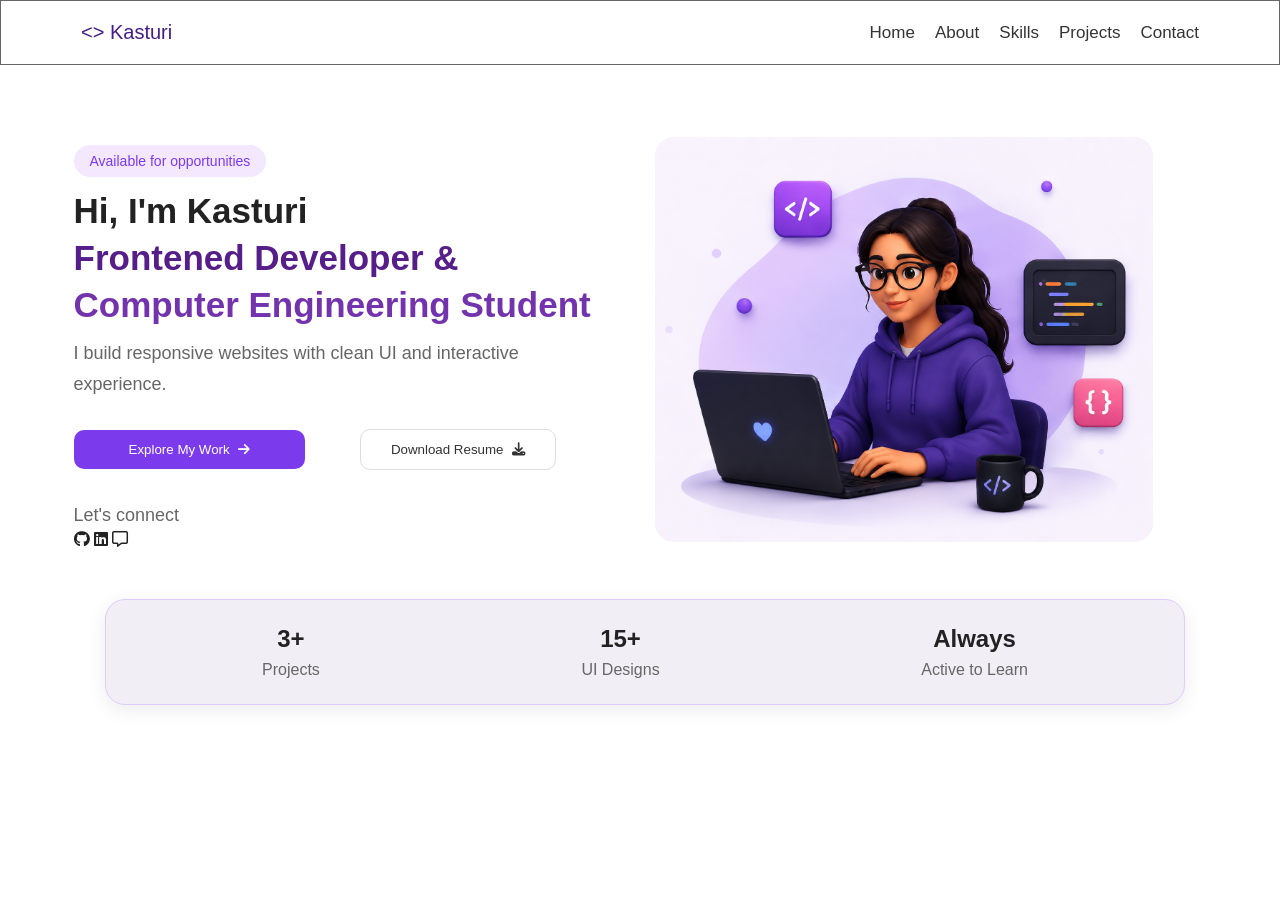
<file: index.html>
<!DOCTYPE html>
<html lang="en">
<head>
    <meta charset="UTF-8">
    <meta name="viewport" content="width=device-width, initial-scale=1.0">
    <title>portfolio index page</title>
    <link rel="stylesheet" href="style.css">
    <link rel="stylesheet" href="https://cdnjs.cloudflare.com/ajax/libs/font-awesome/6.7.2/css/all.min.css">
</head>
<body>
    <header>
        <nav>
            <div class="nav-logo">
                <h2><> Kasturi</h2></div>
            <div class="nav-menu">
            <a href="index.html">Home</a>
            <a href="about.html">About</a>
            <a href="skills.html">Skills</a>
            <a href="projects.html">Projects</a>
            <a href="contact.html">Contact</a>
            </div>
        </nav>
    </header>
    <main>
        <section id="Home" class="hero">
        <div class="hero-text">
          <span class="badge">Available for opportunities</span><br>
           <h1><span class="black">Hi, I'm Kasturi</span><br>
            <span class="purple" style="color:rgb(85, 30, 136)">Frontened Developer &</span><br>
            <span class="purple" style="color:rgb(114, 51, 172)">Computer Engineering Student</span></h1>
            <p class="text">I build responsive websites with clean UI and interactive experience.</p>
            <button class="pri-btn" ><a href="projects.html">Explore My Work <i class="fa-solid fa-arrow-right"></i> </a> </button> 
            <button class="sec-btn"> Download Resume <i class="fa-solid fa-download"></i> </button>
            
            <p> Let's connect</p>
            <div class="Social-logo">
                <i class="fa-brands fa-github"></i>
                <i class="fa-brands fa-linkedin"></i>
                <i class="fa-regular fa-message"></i>

            </div>
        </div>
            <div class="hero-image">
                <img src="images/firstimg.png" alt="image">

            </div>
        </section>
            <section class="bar">
                <div class="box">
                <h2>3+</h2>
                <p>Projects</p>
                </div>
                <div class="box">
                <h2>15+</h2>
                <p>UI Designs</p>
                </div>
                <div class="box">
                <h2>Always</h2>
                <p>Active to Learn</p>
                </div>
            </section>

        </section>
</file>
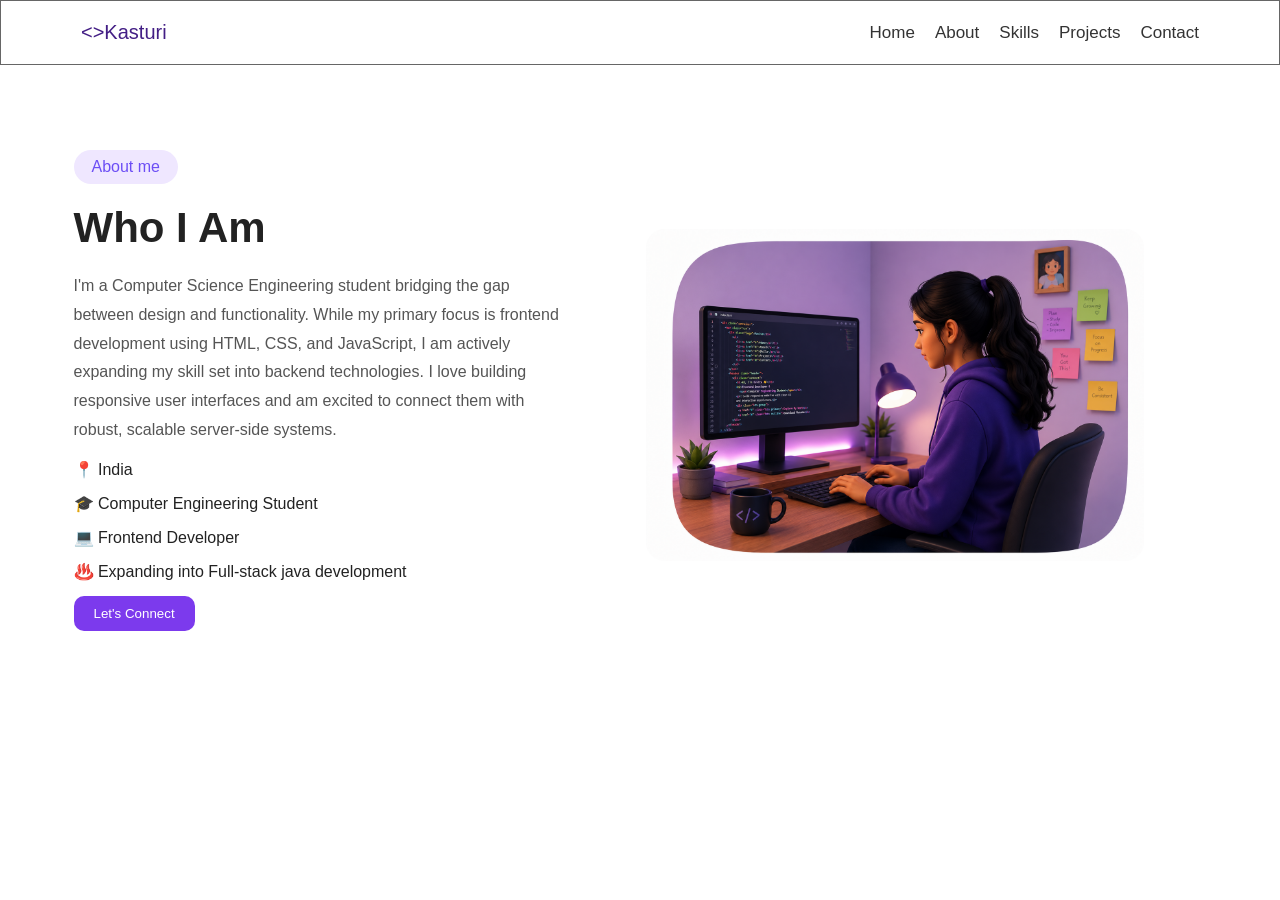
<file: about.html>
<!DOCTYPE html>
<html lang="en">
<head>
    <meta charset="UTF-8">
    <meta name="viewport" content="width=device-width, initial-scale=1.0">
    <title>About page</title>
    <link rel="stylesheet" href="style.css">
    <link rel="stylesheet" href="https://cdnjs.cloudflare.com/ajax/libs/font-awesome/6.7.2/css/all.min.css">
</head>
<body>
    <header>
        <nav>
            <div class="nav-logo"><h2><>Kasturi</h2></div>
            <div class="nav-menu">
            <a href="index.html">Home</a>
            <a href="about.html">About</a>
            <a href="skills.html">Skills</a>
            <a href="projects.html">Projects</a>
            <a href="contact.html">Contact</a>
            </div>
        </nav>
    </header>
   <main>
    <section id="About" class="about">
    <div class="about-text">
        <span class="badge2">About me</span>
        <h2>Who I Am</h2>
        <p>I'm a Computer Science Engineering student bridging the gap between design and functionality. While my primary focus is frontend development using HTML, CSS, and JavaScript, I am actively expanding my skill set into backend technologies. I love building responsive user interfaces and am excited to connect them with robust, scalable server-side systems.</p>
        <ul>
            <li>📍 India</li>
            <li>🎓 Computer Engineering Student</li>
            <li>💻 Frontend Developer</li>
            <li>♨️ Expanding into Full-stack java development</li>
        </ul>
        <button><a href="contact.html">Let's Connect</a></button>
    </div>
    <div class="about-img">
        <img src="images/img2.png" alt="casual-img">
    </div>
    </section>
</body>
</html>
</file>
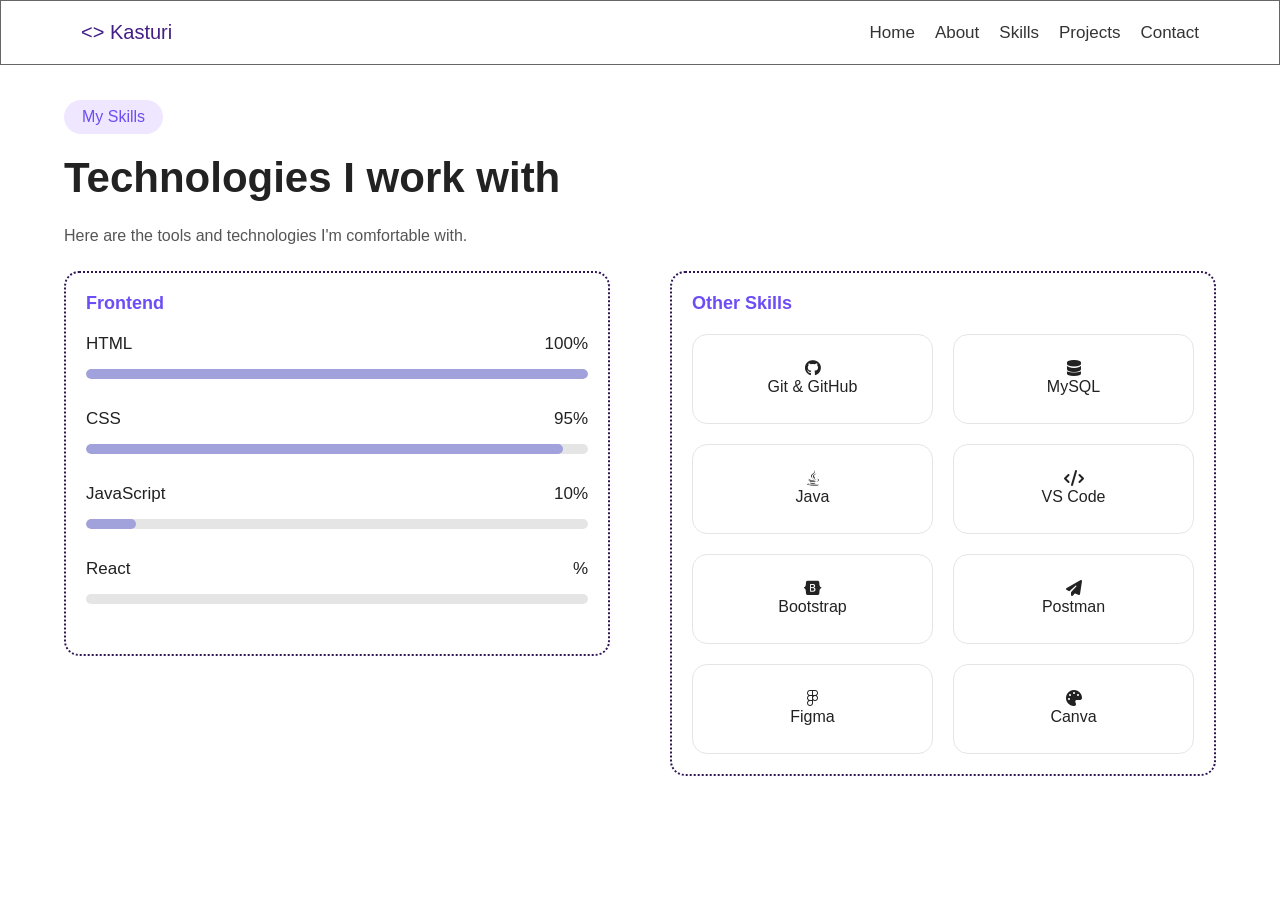
<file: skills.html>
<!DOCTYPE html>
<html lang="en">
<head>
    <meta charset="UTF-8">
    <meta name="viewport" content="width=device-width, initial-scale=1.0">
    <title>skill page</title>
    <link rel="stylesheet" href="style.css">
    <link rel="stylesheet" href="https://cdnjs.cloudflare.com/ajax/libs/font-awesome/6.7.2/css/all.min.css">
</head>
<body>
    <body>
    <header>
        <nav>
            <div class="nav-logo">
                <h2><> Kasturi</h2></div>
            <div class="nav-menu">
            <a href="index.html">Home</a>
            <a href="about.html">About</a>
            <a href="skills.html">Skills</a>
            <a href="projects.html">Projects</a>
            <a href="contact.html">Contact</a>
            </div>
        </nav>
    </header>
<section id="Skills" class="skills">
    <div class="skill-text">
        <span class="badge3">My Skills</span>
        <h2>Technologies I work with</h2>
        <p>Here are the tools and technologies I'm comfortable with.</p>
    
    </div>
    <div class="technical-skills">
        <div class="skills-left">
            <h5>Frontend</h5>
            <div class="skill">
                <div class="skill-info">
                    <span>HTML</span>
                    <span>100%</span>
                </div>
                <div class="progress-bar">
                    <div class="progress html"></div>
                </div>
            </div>
            <div class="skill">
                <div class="skill-info">
                    <span>CSS</span>
                    <span>95%</span>
                </div>
                <div class="progress-bar">
                    <div class="progress css"></div>
                </div>
            </div>

            <div class="skill">
                <div class="skill-info">
                    <span>JavaScript</span>
                    <span>10%</span>
                </div>

                <div class="progress-bar">
                    <div class="progress js"></div>
                </div>
            </div>
            <div class="skill">
                <div class="skill-info">
                    <span>React</span>
                    <span>%</span>
                </div>

                <div class="progress-bar">
                    <div class="progress react"></div>
                </div>
            </div>
        </div>
        <div class="skills-right">
            <h5>Other Skills</h5>
            <div class="skill-grid">
                <div class="skill-box">
                    <i class="fa-brands fa-github"></i>
                    <p>Git & GitHub</p>
                </div>
                <div class="skill-box">
                    <i class="fa-solid fa-database"></i>
                    <p>MySQL</p>
                </div>
                <div class="skill-box">
                    <i class="fa-brands fa-java"></i>
                    <p>Java</p>
                </div>
                <div class="skill-box">
                    <i class="fa-solid fa-code"></i>
                    <p>VS Code</p>
                </div>

                <div class="skill-box">
                    <i class="fa-brands fa-bootstrap"></i>
                    <p>Bootstrap</p>
                </div>
                <div class="skill-box">
                    <i class="fa-solid fa-paper-plane"></i>
                    <p>Postman</p>
                </div>
                <div class="skill-box">
                    <i class="fa-brands fa-figma"></i>
                    <p>Figma</p>
                </div>
                <div class="skill-box">
                    <i class="fa-solid fa-palette"></i>
                    <p>Canva</p>
                </div>
            </div>
        </div>
    </div>
</section>
</body>
</html>
</file>
<file: style.css>
*{
    margin:0;
    padding:0;
    box-sizing:border-box ;
}
body{
    font-family: 'poppins',sans-serif;
    background-color: #ffffff;
    color:#222;

}
header{
    width:100%;
    padding:20px 80px;
    border:1px solid #666;
    position:fixed;
    top:0;
    left:0;
    z-index:1000;
    background-color: #ffffff;
}
nav{
    display:flex;
    justify-content: space-between;
    align-items: center; 
    
}
.nav-logo h2{
    color:#431e85;
    font-size:20px;
    font-weight:500;
}
.nav-menu{
    display: flex;
    gap:20px;
    align-items: center;
}
.nav-menu a{
    text-decoration: none;
    color:#333;
    font-size:17px;
    font-weight: 500;
}
.nav-menu a:hover{
    color:#7C3AED;
}

main{
    margin-left: 10px;
    padding-top: 50px;
}
.hero{
    display:flex;
    justify-content: space-between;
    align-items: center;
    min-height:calc(100vh-50px);
    padding:80px 5% 10px;
}
.badge{
    display:inline-block;
    color:#7C3AED;
    padding:8px 16px;
    background:#f3e8ff;
    border-radius: 20px;
   font-size: 14px;
   font-weight: 500;
   margin-top: 15px;
   margin-bottom: 30px;
}
.hero h1{
    font-size:35px;
}
.hero h1 span{
    display:block;
    line-height:0.2;
    margin:0;
}
.black{
    color:#222;
}
.purple{
    color: #7C3AED;
}
.hero p{
    margin-top: 20px;
    color:#666;
    font-size: 18px;
    line-height: 1.7;
    max-width: 500px;
    margin-top: 30px;
}
.pri-btn {
    background-color:#7C3AED;
    padding:12px 25px;
    margin-right:50px;
    border-radius: 10px;
    border:none;
    margin-top: 30px;
}
.pri-btn a{
    border:none;
    padding:12px 30px;
    text-decoration: none;
    color:white;
}
.pri-btn i{
    padding-left: 5px;
}
.pri-btn:hover{
    transform: translateY(-5px) scale(1.05);
    box-shadow:0 12px 25px rgba(0, 0 ,0, 0.25);
    
}

.sec-btn{
    background: white;
    color:#333;
    border:1px solid #ddd;
    padding:12px 30px;
    border-radius: 10px;
    margin-top: 30px;
}
.sec-btn i{
    padding-left: 5px;
}
.sec-btn:hover{
    transform: translateY(-5px) scale(1.05);
    box-shadow:0 12px 25px rgba(0, 0 ,0, 0.25);
}
    
.social-logo {
    display:flex;
    margin-top: 20px;
    gap:30px;
}
.social-logo i:hover{
    color: #7C3AED;
}
    
.hero-image{
    flex:1;
    display:flex;
    justify-content:center;
    align-items:center;
}

.hero-image img{
    width:100%;
    max-width:500px;   
    height:auto;
    object-fit:contain;
    display:block;
    border:1px solid white;
    border-radius: 20px;
    
}
.bar{
    width:85%;
    margin:40px auto;
    padding:25px;
    display:flex;
    justify-content: space-around;
    align-items: center;
    background:#f1eef5;
    border-radius:20px;
    box-shadow: 0 5px 20px rgba(0,0,0,0.08);
    border:1px solid #dfccff;
}
.box{
    text-align:center;
}
.box h1{
    color:#ededfb;
    font-size: 2rem;
}
.box p{
    color:#666;
    margin-top: 8px;
}
.about{
   display:flex;
    justify-content: space-between;
    align-items: center;
    min-height:calc(100vh-50px);
    padding:80px 5% 10px;
}

.about{
    flex:1;
    margin-left: ;
}
.about-text{
    margin-bottom: 30px;
}
.badge2{
    border:none;
    background-color: #efe7ff;
    color:#6c4ef5;
    border-radius: 25px;
    margin-top: 20px;
    padding:8px 18px;
    display:inline-block
}

.about-text h2{
    margin:20px 0;
    font-size: 42px;
}
.about-text p{
    line-height: 1.8;
    color:#555;
    font-size: 16px;
    max-width:500px;
}

.about-text ul li{
    margin:15px 0;
    list-style-type: none;

}
.about-text button{
    background-color: #7C3AED;
    border:none;
    border-radius:10px;
    padding:10px 20px;

}
.about-text button a{
    color:white;
    text-decoration: none;
}

.about-img{
    flex:1;
    display:flex;
    justify-content:center;
    align-items:center;

}

.about-img img{
    width:100%;
    max-width:500px;   
    height:auto;
    object-fit:contain;
    display:block;
     border:1px solid white;
    border-radius: 20px;   
}
.skills{
    padding:100px 10%;
    background:#fff;
    padding:80px 5% 10px;

}
.skill-text{
    
    margin-bottom:10px;
}
.badge3{
    border:none;
    background-color: #efe7ff;
    color:#6c4ef5;
    border-radius: 25px;
    margin-top: 20px;
    padding:8px 18px;
    display:inline-block;

}
.skill-text h2{
    margin:20px 0;
    font-size: 42px;
    color:#222;
}
.skill-text p{
    line-height: 1.8;
    color:#555;
    font-size: 16px;
    max-width:500px;
}
.skills-left h5{
    margin-bottom: 20px;
    color:#6c4df6;
    font-size: 18px;

}
.technical-skills
{
    display:flex;
    justify-content: space-between;
    gap:60px;
    align-items: flex-start;
    margin-top: 20px;

}
.skills-left{
    flex:1;
    min-width:400px;
     border:2px dotted #301856;
    border-radius: 15px;
    padding: 20px;
    overflow: hidden;
}

.skill{
    margin-bottom: 30px;
}
.skill-info{
    display:flex;
    justify-content: space-between;
    margin-bottom: 10px;
    font-size: 17px;
    font-weight: 500;
}
.progress-bar{
    width:100%;
    height:10px;
    background:#e5e5e5;
    border-radius: 10px;
    overflow: hidden;
    margin:15px 0;
}
.progress{
    height:100%;
    background:#a1a1dc;
    border-radius: 10px;
}
.html{
    width:100%;
}
.css{
    width:95%;
}
.js{
    width:10%;
}
.react{
    width:0%;
}
.skills-right{
    flex:1;
    border:2px dotted #301856;
    border-radius: 15px;
    padding:20px;
}
.skills-right h5{
    margin-bottom: 20px;
    color:#6c4df6;
    font-size: 18px;

}
.skill-grid{
    display:grid;
    grid-template-columns: repeat(2,1fr);
    gap:20px;
}
.skill-box{
    border:1px solid #e5e5e5;
    border-radius: 15px;
    padding: 25px 20px;
    text-align: center;
    transition:0.3s;
    min-height:90px;
    gap:10px;
}
.skill-box:hover{
    transform:translateY(-5px);
    box-shadow: 0 8px 20px #55545c;
}
.badge4{
    border:none;
    background-color: #efe7ff;
    color:#6c4ef5;
    border-radius: 25px;
    margin-top: 20px;
    padding:8px 18px;
    display:inline-block;
}
.prj-heading h2{
    margin:20px 0;
    font-size: 42px;
    color:#222;
}
.prj-heading p{
    line-height: 1.8;
    color:#555;
    font-size: 16px;
    max-width:500px;
}
.prj-container{
    display:flex;
    gap:30px;
    justify-content: space-between;
    flex-wrap: wrap;

}
.projects{
    padding:100px 10%;
    background:#ffffff;
    padding:80px 5% 10px;
}
.prj-heading{
    margin-bottom: 50px;
}
.prj-cards{
    flex:1;
    min-width: 300px;
    background: #fff;
    border-radius: 18px;
    overflow: hidden;
    border:1px solid #e8e8e8;
    box-shadow:0 8px 20px rgba(0,0,0,0.08);
    transition:0.4s ease;
}
.prj-cards:hover{
    transform:translateY(-10px);
    box-shadow:0 18px 35px rgba(108,78,245,0.18);
}
.prj-cards img{
    width:100%;
    height:190px;
    object-fit: cover;
}
.prj-content{
    padding:20px;
}
.prj-title{
    display:flex;
    justify-content: space-between;
    align-items: center;
    margin-bottom: 12px;
}
.prj-title h3{
    font-size:20px;
    color:#222;
}
.project-title a{
    color:#6c4ef5;
    font-size:18px;
    transition:.3s;
}

.project-title a:hover{
    transform:scale(1.2);
}

.project-content p{
    color:#666;
    line-height:1.7;
    font-size:15px;
    margin-bottom:20px;
}


.project-tags{
    display:flex;
    gap:10px;
    flex-wrap:wrap;
}

.project-tags span{
    padding:6px 14px;
    background:#efe7ff;
    color:#6c4ef5;
    border-radius:20px;
    font-size:13px;
    font-weight:600;
}

.project-tags.green span{
    background:#e9f8ec;
    color:#2d8c52;
}


.project-btn{
    text-align:center;
    margin-top:50px;
}

.view-btn{
    padding:14px 32px;
    border:none;
    border-radius:10px;
    background:#6c4ef5;
    color:#fff;
    font-size:16px;
    cursor:pointer;
    transition:.3s;
}

.view-btn i{
    margin-left:10px;
}

.view-btn:hover{
    background:#5739e5;
    transform:translateY(-4px);
    box-shadow:0 10px 20px rgba(108,78,245,.3);
}

.badge5{
     border:none;
    background-color: #efe7ff;
    color:#6c4ef5;
    border-radius: 25px;
    margin-top: 20px;
    padding:8px 18px;
    display:inline-block;
}
.contact-left{
    margin:20px 0;
    font-size: 42px;
    color:#222;
}
.contact-left{
   line-height: 1.8;
    color:#555;
    font-size: 16px;
    max-width:500px;
}

.contact{
    padding:100px 10%;
    display:flex;
    justify-content:space-between;
    gap:60px;
    background:#fff;
    flex-wrap:wrap;
    padding:80px 5% 10px;
}

.contact-left{
    flex:1;
}
.contact-right{
    flex:1;
}

.badge5{
    display:inline-block;
    padding:8px 18px;
    background:#efe7ff;
    color:#6c4ef5;
    border-radius:25px;
    font-size:14px;
    font-weight:600;
}

.contact h2{
    margin:20px 0;
    font-size:42px;
    color:#222;
}

.contact p{
    color:#666;
    line-height:1.8;
    margin-bottom:30px;
}

.contact-info{
    display:flex;
    flex-direction:column;
    gap:20px;
    margin-bottom:40px;
}

.info{
    display:flex;
    align-items:center;
    gap:15px;
    color:#444;
}

.info i{
    color:#6c4ef5;
    font-size:20px;
}

.contact-image img{
    width:250px;
}

.contact-right form{
    background:#fff;
    padding:35px;
    border-radius:18px;
    box-shadow:0 8px 20px rgba(0,0,0,.08);
    border:2px dashed #36186a;
}

.input-row{
    display:flex;
    gap:20px;
}

input,textarea{
    width:100%;
    padding:15px;
    margin-top:20px;
    border:1px solid #ddd;
    border-radius:10px;
    font-size:15px;
    outline:none;
}

input:focus,textarea:focus{
    border-color:#6c4ef5;
}

textarea{
    resize:none;
}

.send-btn{
    margin-top:25px;
    padding:14px 30px;
    border:none;
    border-radius:10px;
    background:#6c4ef5;
    color:#fff;
    cursor:pointer;
    transition:.3s;
}
.send-btn:hover{
    background:#5636eb;
    transform:translateY(-3px);
}
.send-btn i{
    margin-left:8px;
}

.cta{
    background:#1b1535;
    color:#fff;
    padding:70px 10%;
    display:flex;
    justify-content:space-between;
    align-items:center;
    flex-wrap:wrap;
}

.cta-text{
    flex:1;
}
.cta-text h2{
    font-size:48px;
    line-height:1.3;
    margin-bottom:30px;

}

.cta-text span{
    color:#8f6cff;
}

.cta-btn{
    padding:14px 34px;
    background:#6c4ef5;
    color:#fff;
    border:none;
    border-radius:10px;
    cursor:pointer;
    font-size:16px;
    transition:.3s;
}

.cta-btn:hover{
    background:#5939eb;
    transform:translateY(-4px);

}

.cta-btn i{
    margin-left:10px;

}

.cta-image{
    flex:1;
    text-align:right;
}

.cta-image img{
    width:320px;
    max-width:100%;

}

.footer{
    background:#fff;
    padding:70px 10% 30px;
}

.footer-container{
    display:grid;
    grid-template-columns:repeat(4,1fr);
    gap:40px;
}

.footer-box h3{
    color:#222;
    margin-bottom:20px;
    font-size:24px;
}

.footer-box h3 i{
    color:#6c4ef5;
}

.footer-box h4{
    margin-bottom:20px;
    color:#222;
}

.footer-box p{
    color:#666;
    line-height:1.8;
    margin-bottom:15px;
}

.footer-box a{
    display:block;
    margin-bottom:12px;
    color:#666;
    text-decoration:none;
    transition:.3s;

}

.footer-box a:hover{
    color:#6c4ef5;
    padding-left:6px;
}

.footer-box a i{
    margin-right:10px;
    color:#6c4ef5;

}

.footer hr{
    margin:40px 0 25px;
    border:none;
    border-top:1px solid #ddd;

}
.copyright{
    display:flex;
    justify-content:space-between;
    align-items:center;
    flex-wrap:wrap;
}
.copyright p{
    color:#666;
}
.top-btn{

    width:45px;
    height:45px;
    background:#6c4ef5;
    color:#fff;
    border-radius:50%;
    display:flex;
    justify-content:center;
    align-items:center;
    text-decoration:none;
    transition:.3s;
}

.top-btn:hover{
    transform:translateY(-6px);
    background:#5939eb;
}

@media (max-width: 992px){
    nav{
        flex-wrap: wrap;
        padding: 15px 20px;
    }

    .nav-links{
        width: 100%;
        text-align: center;
        margin-top: 10px;
    }

    .hero{
        flex-direction: column-reverse;
        text-align: center;
        padding: 120px 5% 60px;
        gap: 40px;
    }

    .hero-text h1{
        font-size: 48px;
    }

    .hero-image img{
        width: 320px;
        max-width: 100%;
    }

    .about{
        flex-direction: column;
        text-align: center;
        gap: 40px;
    }

    .technical-skills{
        flex-direction: column;
        gap: 30px;
    }

    .skills-left{
        min-width: 100%;
    }

    .project-container{
        grid-template-columns: repeat(2,1fr);
    }

    .contact-container{
        flex-direction: column;
        gap: 30px;
    }
}

@media (max-width: 768px){

    nav{
        padding: 12px 16px;
    }

    .nav-logo{
        font-size: 22px;
    }

    .nav-links a{
        display: inline-block;
        margin: 8px 10px;
        font-size: 14px;
    }

    .hero{
        padding: 100px 5% 50px;
    }

    .hero-text h1{
        font-size: 36px;
        line-height: 1.2;
    }

    .hero-text p{
        font-size: 15px;
    }

    .pri-btn,
    .sec-btn{
        width: 100%;
        max-width: 280px;
        margin: 8px auto;
        display: block;
    }

    .hero-image img{
        width: 250px;
    }
    .about,
    .skills,
    .projects,
    .contact{
        padding: 70px 5%;
    }
    
    .skill-text h2,
    .about-text h2,
    .project-text h2,
    .contact-text h2{
        font-size: 32px;
    }

    .project-container{
        grid-template-columns: 1fr;
    }
    .project-card{
        max-width: 400px;
        margin: auto;
    }
    footer{
        text-align: center;
        padding: 25px 5%;
    }
}
@media (max-width: 480px){

    .hero-text h1{
        font-size: 28px;
    }
    .hero-image img{
        width: 200px;
    }
    .badge{
        font-size: 12px;
        padding: 6px 12px;
    }
    .skill-text h2,
    .about-text h2,
    .project-text h2,
    .contact-text h2{
        font-size: 26px;
    }
    .project-card img{
        height: 200px;
        object-fit: cover;
    }
}
</file>
